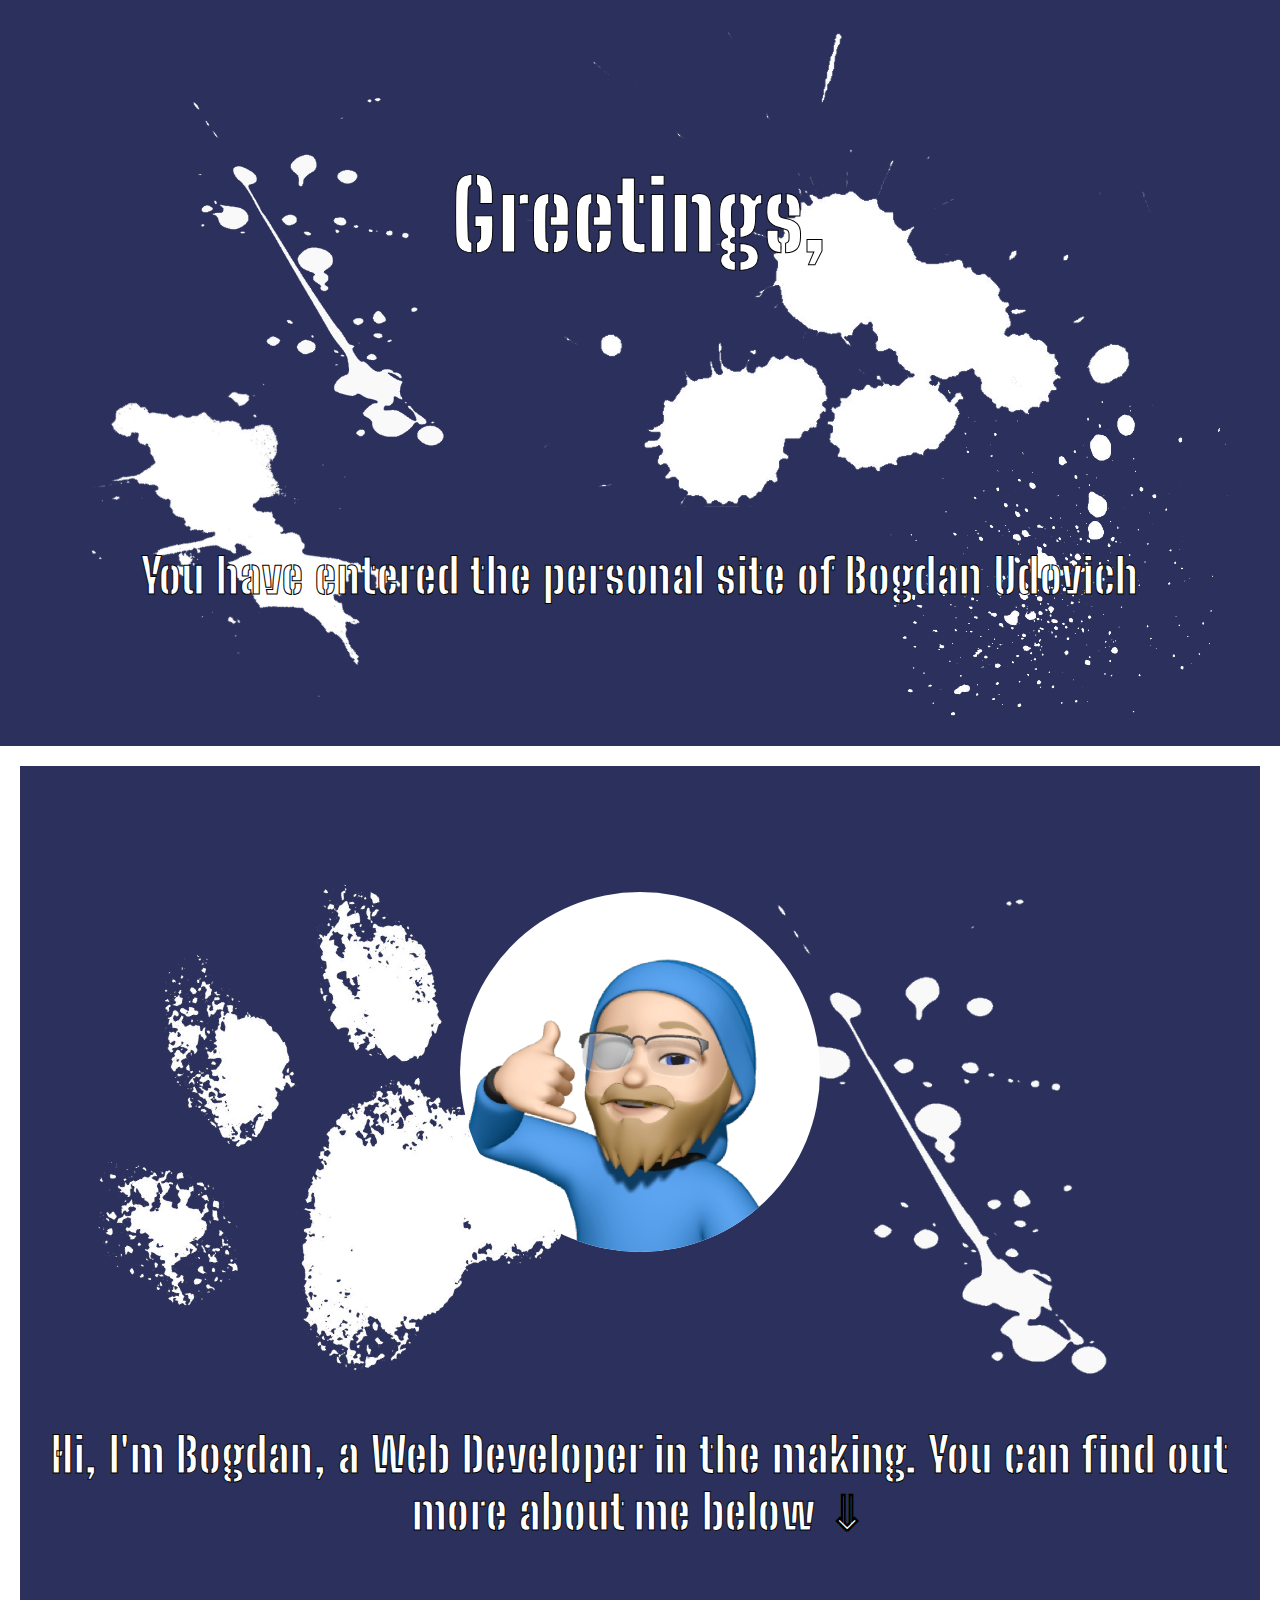
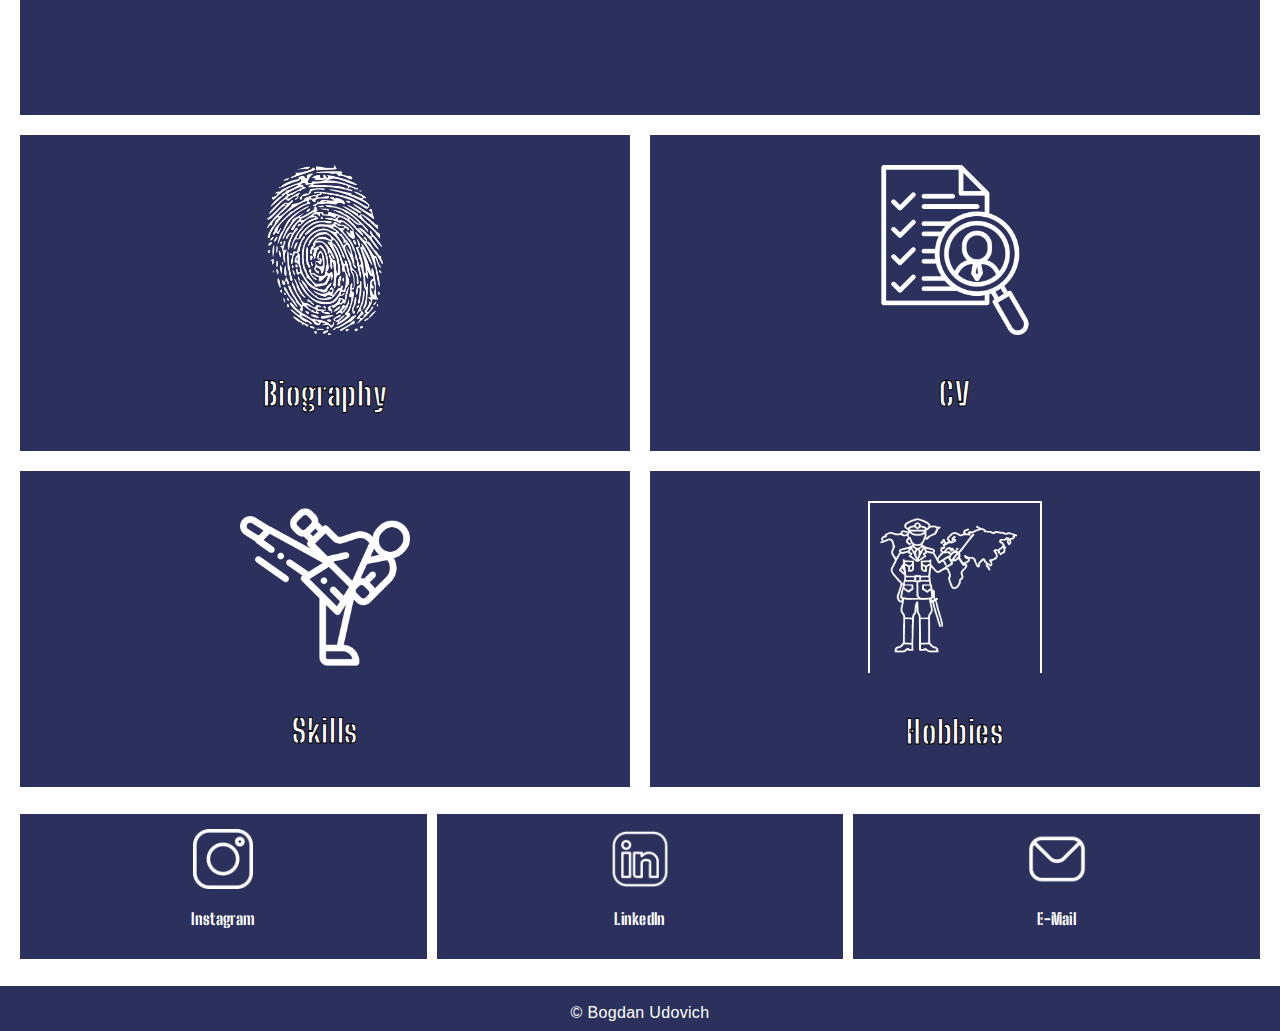
<file: index.html>
<!DOCTYPE html>
<html lang="en">

<head>
    <meta charset="UTF-8">
    <meta name="viewport" content="width=device-width, initial-scale=1">
    <title>Bogdan's Personal Site</title>
    <link rel="stylesheet" href="./style.css" />
    <link rel="preconnect" href="https://fonts.googleapis.com">
    <link rel="preconnect" href="https://fonts.googleapis.com">
    <link rel="preconnect" href="https://fonts.gstatic.com" crossorigin>
    <link href="https://fonts.googleapis.com/css2?family=Big+Shoulders+Stencil+Display:wght@100..900&display=swap" rel="stylesheet">
</head>

<body>
    <div class="hero">
        <img src="./images/ink stain 4.png" alt="Ink stain" id="ink1" class="ink-pic">
        <img src="./images/ink stain 3.png" alt="Ink stain" id="ink2" class="ink-pic">
        <img src="./images/ink stain 1.png" alt="Ink stain" id="ink3" class="ink-pic">
        <img src="./images/ink stain 2.png" alt="Ink stain" id="ink4" class="ink-pic">

        <div class="title-text">
            <h1>Greetings,</h1>
        </div>
        <div class="subtitle-text">
            <p>You have entered the personal site of Bogdan Udovich</p>
        </div>
    </div>

    <div class="grid-container">

        <div class="profile">
            <img src="./images/ink stain paw.png" alt="Ink stain in the shape of a paw" id="ink5" class="ink-pic">
            <img src="./images/ink stain 4.png" alt="Ink stain" id="ink6" class="ink-pic">

            <img src="./images/me.jpeg" alt="It's me, Bogdan" class="profile-photo">
            <p class="profile-text link">Hi, I'm Bogdan, a Web Developer in the making. You can find out more about me below &#8659</p>
        </div>
        
        <div class="biography">
            <a href="./bio.html">
                <div id="bio">
                    <img src="./images/fingerprint.png" alt="Biography" class="bio-photo">
                    <p class="bio-text link">Biography</p>
                </div>
            </a>
        </div>

        <div class="cv">
            <a href="./cv.html">
                <div id="cv">
                    <img src="./images/cv.png" alt="CV" class="cv-photo">
                    <p class="cv-text link">CV</p>
                </div>
            </a>
        </div>

        <div class="skills">
            <a href="./skills.html">
                <div id="skills">
                    <img src="./images/karate.png" alt="Karate kid" class="skills-photo">
                    <p class="skills-text link">Skills</p>
                </div>
            </a>
        </div>
        <div class="hobbies">
            <a href="./hobbies.html">
                <div id="hobbies">
                    <img src="./images/war general.png" alt="War general" class="hobbies-photo">
                    <p class="hobbies-text link">Hobbies</p>
                </div>
            </a>
        </div>
        <div class="links">
            <div class="instagram icon-container">
                <a href="https://www.instagram.com/bogdanudovic/" target="_blank">
                    <img class="insta icon" src="./images/instagram.png" alt="Instagram">
                    <p class="link-text">Instagram</p>
                </a>
            </div>
            <div class="linkedin icon-container">
                <a href="https://www.linkedin.com/in/bogdan-udovic/" target="_blank">
                    <img class="ln icon" src="./images/linkedin.png" alt="LinkedIn">
                    <p class="link-text">LinkedIn</p>
                </a>
            </div>
            <div class="email icon-container">
                <a href="mailto:udovich.work@gmail.com">
                    <img class="email icon" src="./images/email.png" alt="E-Mail">
                    <p class="link-text">E-Mail</p>
                </a>
            </div>
        </div>
    </div>

    <footer>
        <p class="copyright">© Bogdan Udovich</p>
    </footer>
</body>

</html>
</file>
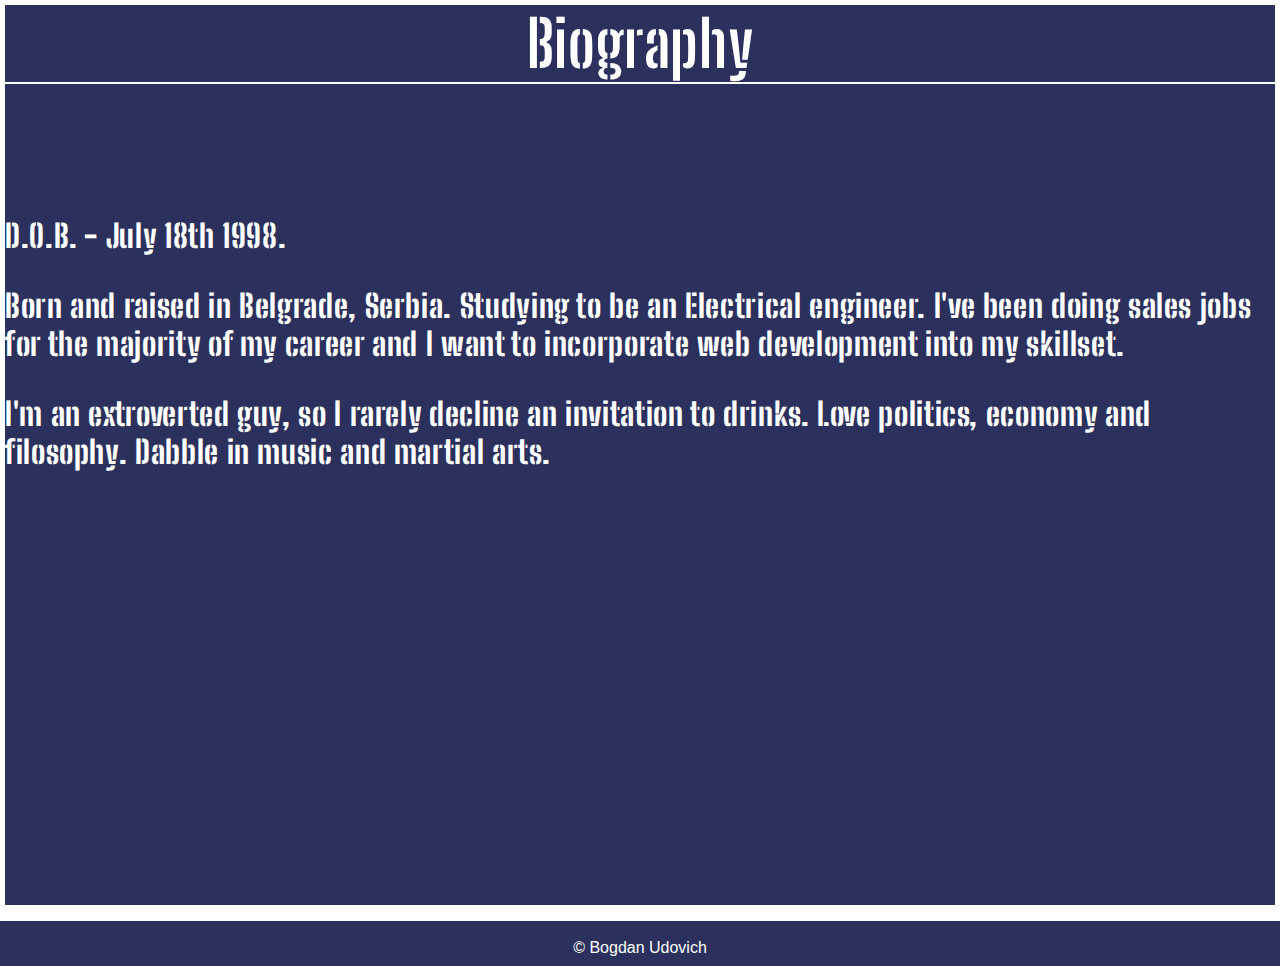
<file: bio.html>
<!DOCTYPE html>
<html lang="en">

    <head>
        <meta charset="UTF-8">
        <meta name="viewport" content="width=device-width, initial-scale=1">
        <title>Biography</title>
        <link href="bio.css" rel="stylesheet"> 
        <link rel="preconnect" href="https://fonts.googleapis.com">
        <link rel="preconnect" href="https://fonts.googleapis.com">
        <link rel="preconnect" href="https://fonts.gstatic.com" crossorigin>
        <link href="https://fonts.googleapis.com/css2?family=Big+Shoulders+Stencil+Display:wght@100..900&display=swap" rel="stylesheet">
    
    </head>

    <body>
        <div class="sheet">
            <h1>Biography</h1>
            <p class="intro">D.O.B. - July 18th 1998.</p>

            <p>Born and raised in Belgrade, Serbia. Studying to be an Electrical engineer. 
                I've been doing sales jobs for the majority of my career and I want to incorporate web development into my skillset. 
            </p>
            <p>
                I'm an extroverted guy, so I rarely decline an invitation to drinks. Love politics, economy and filosophy.
                Dabble in music and martial arts.
            </p>
        </div>

        <footer>
            <p class="copyright">© Bogdan Udovich</p>
        </footer>
        
    </body>

</html>
</file>
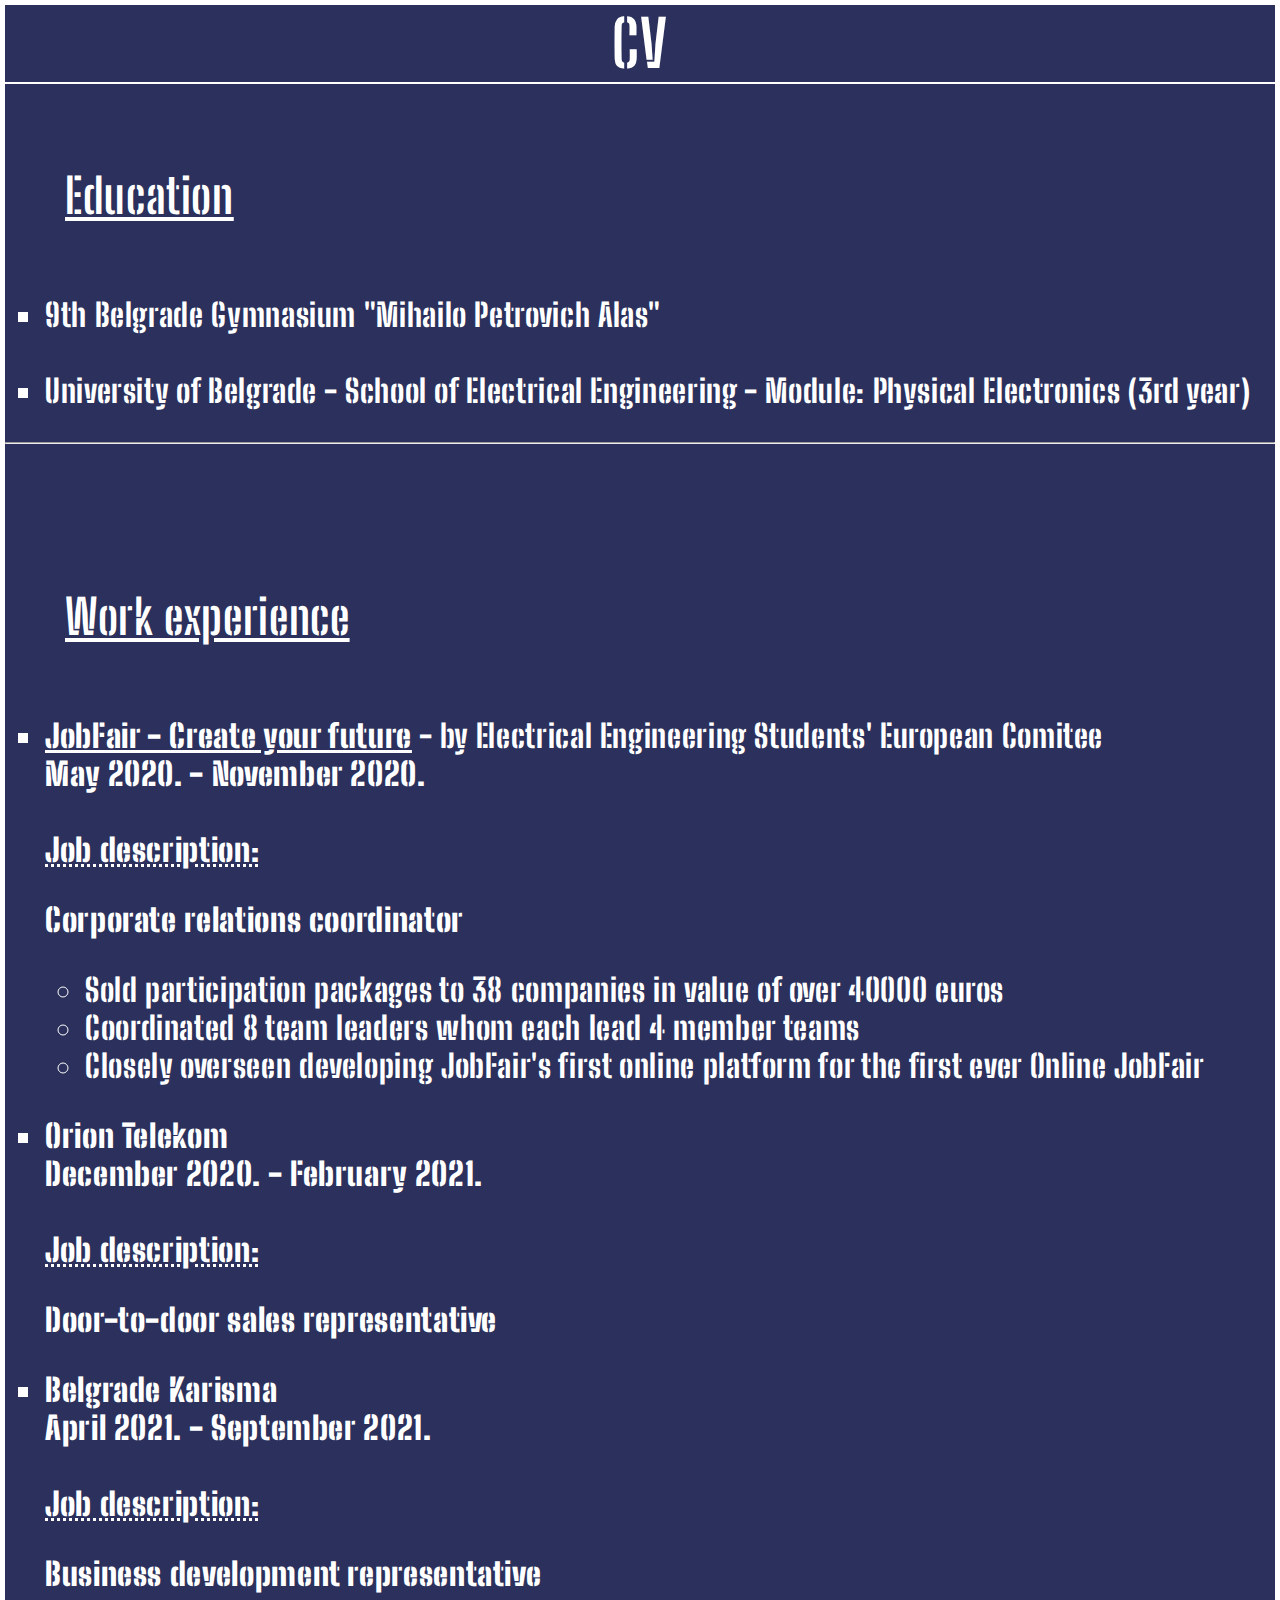
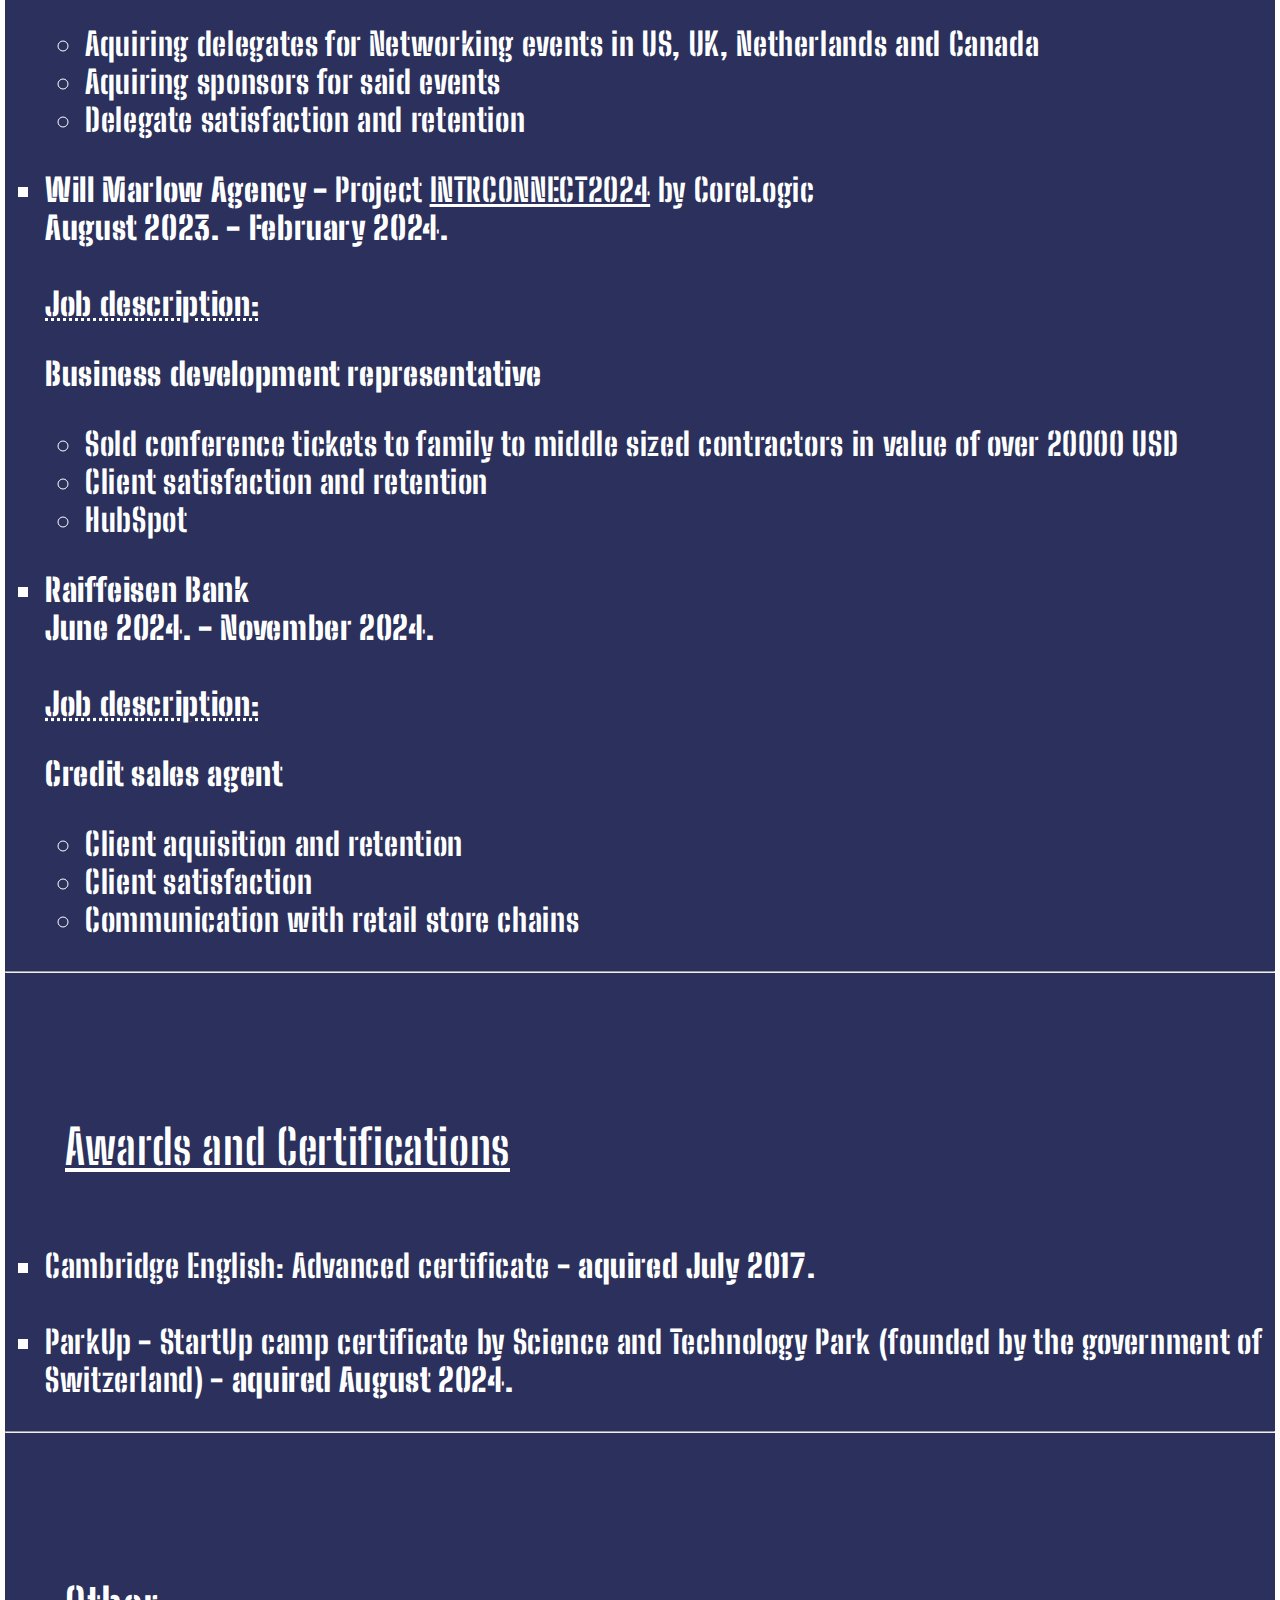
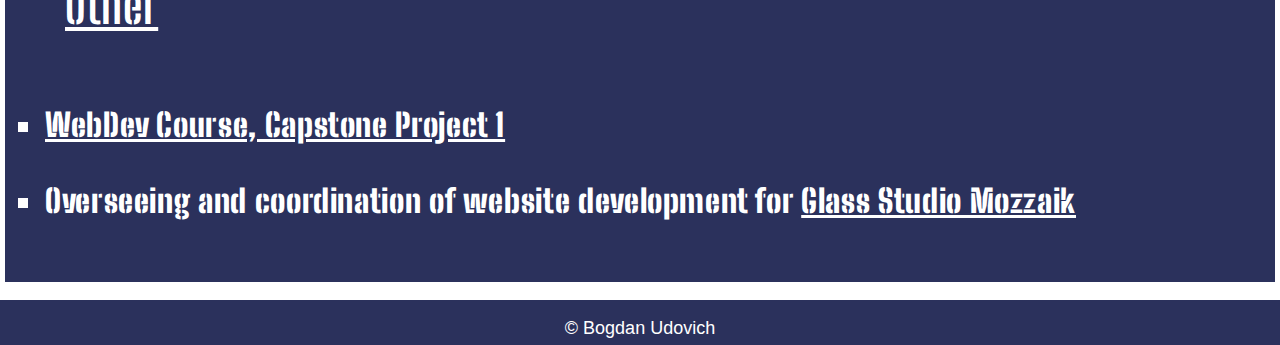
<file: cv.html>
<!DOCTYPE html>
<html lang="en">

<head>
    <meta lang="UTF-8">
    <!-- <meta name="viewport" content="width=device-width, initial-scale=1"> -->
    <title>CV</title>
    <link rel="stylesheet" href="cv.css">
    <link rel="preconnect" href="https://fonts.googleapis.com">
    <link rel="preconnect" href="https://fonts.googleapis.com">
    <link rel="preconnect" href="https://fonts.gstatic.com" crossorigin>
    <link href="https://fonts.googleapis.com/css2?family=Big+Shoulders+Stencil+Display:wght@100..900&display=swap" rel="stylesheet">
    
</head>

<body>
    <div class="sheet">
        <h1>CV</h1>

        <h2 id="edu-h2">Education</h2>
        <ul type="square">
            <li>9th Belgrade Gymnasium "Mihailo Petrovich Alas"</li>
            <br />
            <li>University of Belgrade - School of Electrical Engineering - Module: Physical Electronics (3rd year)</li>

        </ul>
        <hr />

        <h2>Work experience</h2>
        <ul type="square">
            <li><a href="https://jobfair.rs/"  target="_blank"><b>JobFair - Create your future</b></a> - by Electrical Engineering Students' European Comitee
                <br />
                <b>May 2020. - November 2020.</b>
                <br /><br />
                <b class="job-description"> Job description:</b>
            <p><b>Corporate relations coordinator </b>
                <ul type="circle">
                    <li>   
                        Sold participation packages to 38 companies in value of over 40000 euros
                    </li>
                    <li>                
                        Coordinated 8 team leaders whom each lead 4 member teams
                    </li>
                    <li>                
                        Closely overseen developing JobFair's first online platform for the first ever Online JobFair
                    </li>

                </ul>
            </p>
            </li>
            <li><b>Orion Telekom</b> <br />
                <b>December 2020. - February 2021.</b>                
                <br /><br />
                <b class="job-description">Job description:</b>
                <p><b>Door-to-door sales representative</b></p>
            
            </li>
            <li><b>Belgrade Karisma</b> <br />
                <b>April 2021. - September 2021.</b>
                <br /><br />
                <b class="job-description"> Job description:</b>
                <p>
                    <b>Business development representative</b>
                    <ul type="circle">
                        <li>                    
                            Aquiring delegates for Networking events in US, UK, Netherlands and Canada
                        </li>
                        <li>                    
                            Aquiring sponsors for said events
                        </li>
                        <li>                    
                            Delegate satisfaction and retention
                        </li>

                    </ul>

                </p>
        
            </li>
            <li><b>Will Marlow Agency - </b>
                Project <a href="https://intrconnect.corelogic.com/" target="_blank">INTRCONNECT2024</a> by CoreLogic <br />
                <b>August 2023. - February 2024.</b>                
                <br /><br />
                <b class="job-description"> Job description:</b>
                <p>
                    <b>Business development representative</b> 
                    <ul type="circle">
                        <li>                    
                            Sold conference tickets to family to middle sized contractors in value of over 20000 USD
                        </li>
                        <li>                    
                            Client satisfaction and retention
                        </li>
                        <li>                    
                            HubSpot
                        </li>

                    </ul>                  

                </p>
            </li>
            <li><b>Raiffeisen Bank</b><br />
                <b>June 2024. - November 2024.</b>
                <br /><br />
                <b class="job-description"> Job description:</b>
                <p>
                    <b>Credit sales agent</b>
                    <ul type="circle">
                        <li>
                            Client aquisition and retention
                        </li>
                        <li>
                            Client satisfaction
                        </li>
                        <li>
                            Communication with retail store chains
                        </li>
                    </ul>
                </p>
                
            </li>
        </ul>
        <hr />

        <h2>Awards and Certifications</h2>
        <ul type="square">
            <li>Cambridge English: Advanced certificate - <b>aquired July 2017.</b></li>
            <br />
            <li>ParkUp - StartUp camp certificate by Science and Technology Park (founded by the government of Switzerland) - <b>aquired August 2024.</b></li>
        </ul>
        <hr />
        <h2>Other</h2>
                <ul type="square">
                    <li>
                        <b>
                        <a href="https://udobog.github.io/html-resume/">
                            WebDev Course, Capstone Project 1
                        </a>
                        </b>
                    </li>
                    <br />
                    <li>
                        <b>
                        Overseeing and coordination of website development for
                        <a href="https://ateljevitraz.com/">
                             Glass Studio Mozzaik
                        </a>
                        </b>
                    </li>
                </ul>
        
    </div>

    <footer>
        <p class="copyright">© Bogdan Udovich</p>
    </footer>
</body>
</html>
</file>
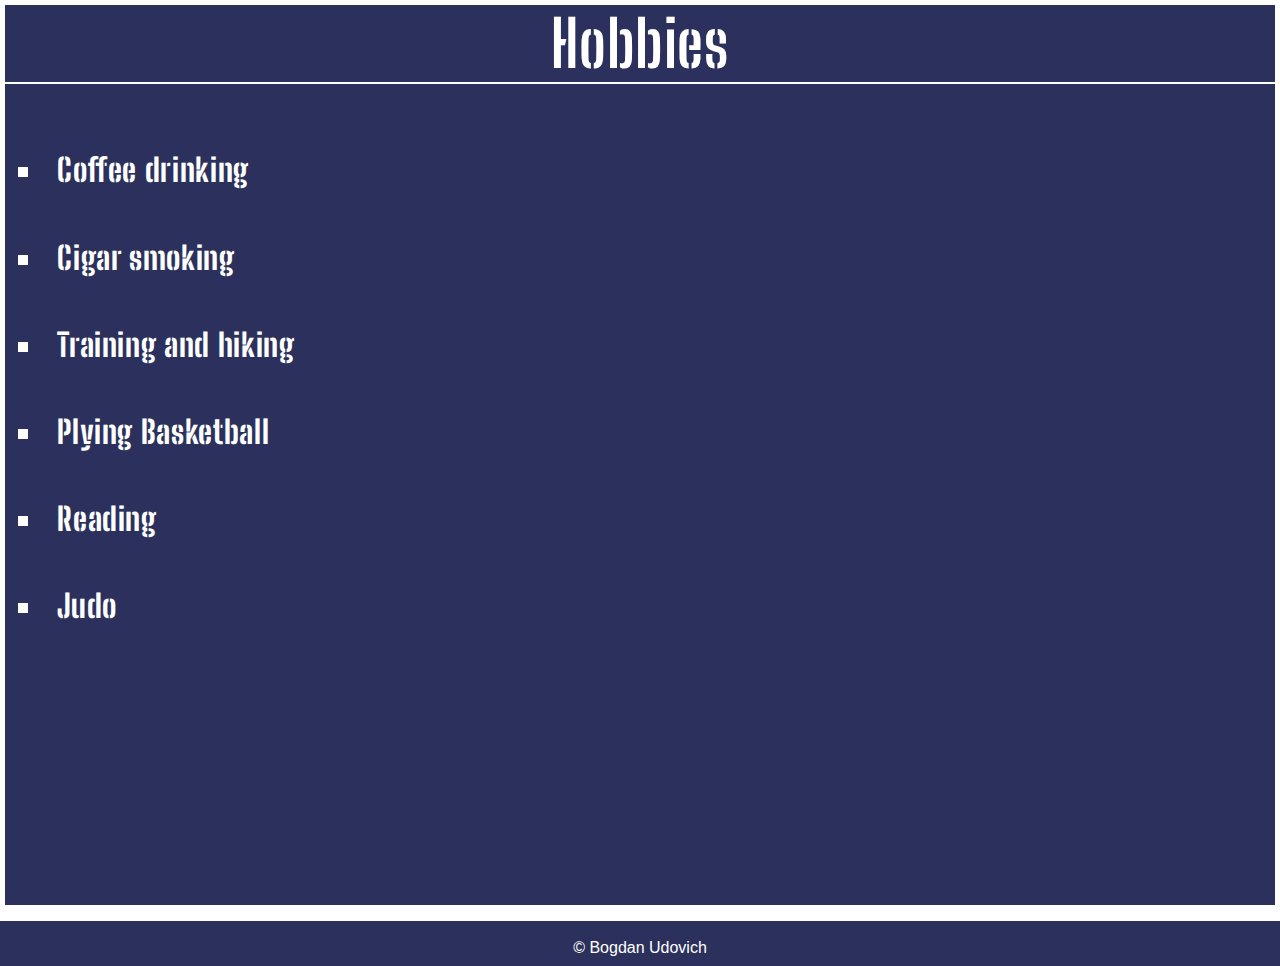
<file: hobbies.html>
<!DOCTYPE html>
<html lang="en">

<head>
    <meta charset="UTF-8">
    <meta name="viewport" content="width=device-width, initial-scale=1">
    <title>Hobbies</title>
    <link rel="stylesheet" href="./hobbies.css">
    <link rel="preconnect" href="https://fonts.googleapis.com">
    <link rel="preconnect" href="https://fonts.googleapis.com">
    <link rel="preconnect" href="https://fonts.gstatic.com" crossorigin>
    <link href="https://fonts.googleapis.com/css2?family=Big+Shoulders+Stencil+Display:wght@100..900&display=swap" rel="stylesheet">
</head>

<body>
    <div class="sheet">
        <h1>Hobbies</h1>
        
        <p>
            <ul type="square">
                <li class="element">Coffee drinking</li>
                <li class="element">Cigar smoking</li>
                <li class="element">Training and hiking</li>
                <li class="element">Plying Basketball</li>
                <li class="element">Reading</li>
                <li class="element">Judo</li>
            </ul>
        </p>
    </div>

    <footer>
        <p class="copyright">© Bogdan Udovich</p>
    </footer>
</body>
</html>
</file>
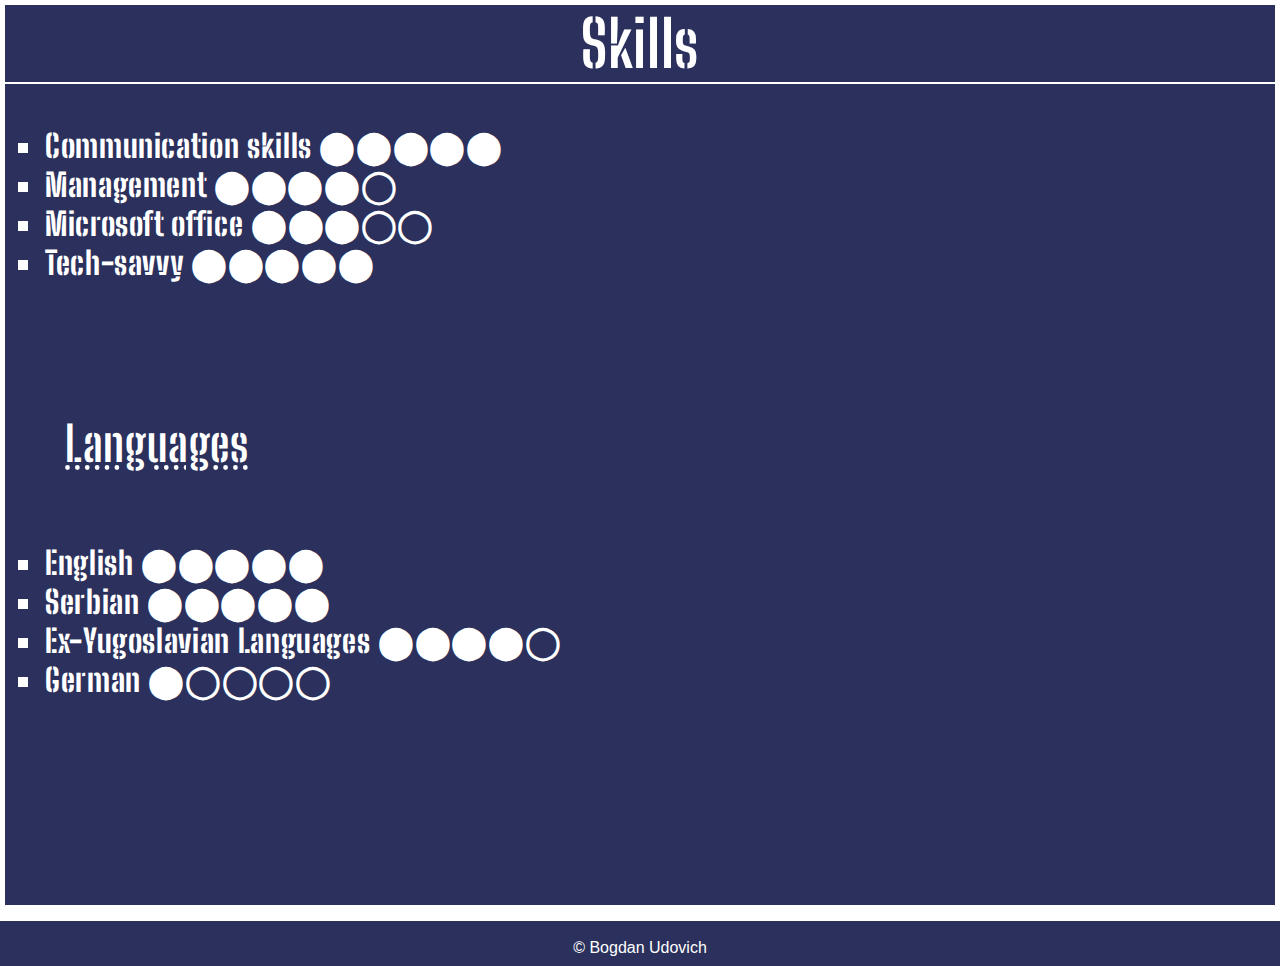
<file: skills.html>
<!DOCTYPE html>
<html lang="en">

<head>
    <meta charset="UTF-8">
    <meta name="viewport" content="width=device-width, initial-scale=1">
    <title>Skills</title>
    <link rel="stylesheet" href="./skills.css">
    <link rel="preconnect" href="https://fonts.googleapis.com">
    <link rel="preconnect" href="https://fonts.googleapis.com">
    <link rel="preconnect" href="https://fonts.gstatic.com" crossorigin>
    <link href="https://fonts.googleapis.com/css2?family=Big+Shoulders+Stencil+Display:wght@100..900&display=swap" rel="stylesheet">
</head>

<body>
    <div class="sheet">
        <h1>Skills</h1>
        <ul type="square">
            <li>Communication skills ⬤⬤⬤⬤⬤</li>
            <li>Management ⬤⬤⬤⬤◯</li>
            <li>Microsoft office ⬤⬤⬤◯◯</li>
            <li>Tech-savvy ⬤⬤⬤⬤⬤</li>
        </ul>

        <h2 class="lang">Languages</h2>
        <ul type="square">
            <li>English ⬤⬤⬤⬤⬤</li>
            <li>Serbian ⬤⬤⬤⬤⬤</li>
            <li>Ex-Yugoslavian Languages ⬤⬤⬤⬤◯</li>
            <li class="last-li">German ⬤◯◯◯◯</li>
        </ul>
    </div>

    <footer>
        <p class="copyright">© Bogdan Udovich</p>
    </footer>
</body>

</html>
</file>
<file: style.css>
body, html {
    margin: 0;
    position: relative;
}

.hero {
    min-height: 80vh;
    width: auto;
    background-color: #2b315c;
    position: relative;
    padding: 1%;
    display: flex;
    flex-direction: column;
    justify-content: space-around;
    align-items: center;
    overflow: hidden;
}

h1, p {
    color: white;
    font-family: "Big Shoulders Stencil Display", serif;
    font-weight: 800;
    letter-spacing: 0.02em;
    z-index: 1;
    -webkit-text-stroke: 1px black;
}

.title-text {
    font-size: 3rem;
    z-index: 1;
}

.subtitle-text {
    font-size: 3rem;
    text-align: center;
    z-index: 1;
}

a {
    text-decoration: none;
}

.grid-container {
    display: grid;
    grid-template-rows: 3fr 1fr 1fr 0.5fr;
    grid-template-columns: 1fr 1fr;
    gap: 20px;
    min-height: 200vh;
    height: auto;
    width: auto;
    margin: 20px;
    position: relative;

}

.profile {
    grid-column: span 2;
    background-color: #2b315c;
    display: flex;
    flex-direction: column;
    justify-content: space-evenly;
    align-items: center;
    position: relative;
    overflow: hidden;
}

.profile-photo {
    height: 40vh;
    border-radius: 50%;
    background-color: white;
    z-index: 1;
}

.profile-text {
    font-size: 3rem;
    text-align: center;
}

.biography {    
    display: flex;
    flex-direction: column;
    justify-content: center;
    align-items: center;
    background-color: #2b315c;
    font-size: 2rem;
    text-align: center;
    overflow: hidden;
}


.bio-photo {
    max-height: 170px;
    height: auto;
    background-color: #2b315c;
    margin-top: 25px;
}

.cv {
    background-color: #2b315c;
    display: flex;
    flex-direction: column;
    justify-content: center;
    align-items: center;
    font-size: 2rem;
    text-align: center;
}

.cv-photo {
    max-height: 170px;
    height: auto;
    background-color: #2b315c;
    margin-top: 25px;
}

.skills {
    background-color: #2b315c;
    display: flex;
    flex-direction: column;
    justify-content: center;
    align-items: center;
    font-size: 2rem;
    text-align: center;
}

.skills-photo {
    max-height: 170px;
    height: auto;
    background-color: #2b315c;
    margin-top: 25px;
}

.hobbies {
    background-color: #2b315c;
    display: flex;
    flex-direction: column;
    justify-content: center;
    align-items: center;
    font-size: 2rem;
    text-align: center;
}

.hobbies-photo {
    max-height: 170px;
    height: auto;
    background-color: #2b315c;
    margin-top: 25px;
    border: solid white 2px;
    border-bottom: 0;
}

.links {
    grid-column: span 2;
    background-color: white;
    display: flex;
    align-items: center;
    justify-content: space-around;
    gap: 10px;
}

.link-text {
    -webkit-text-stroke: 0;
}

.icon {
    max-width: 60px;
    height: auto;
}

.icon-container {
    background-color: #2b315c;
    text-align: center;
    padding: 15px;
    width: 33vw;
}

.ink-pic {  
    height: auto;
    position: absolute;
    z-index: 0;
}

#ink1 {
    height: 55vh;
    top: 0;
    left: 10vw;
    width: 30vw;
}

#ink2 {
    height: 60vh;
    width: auto;
    right: 10vw;
    top: 0;
}

#ink3 {
    height: 60vh;
    width: auto;
    right: 3vw;
    top: 30vh;
}

#ink4 {
    height: 27vh;
    width: auto;
    left: 3vw;
    top: 45vh;
    transform: rotate(45deg);
}

#ink5 {
    max-height: 75%;
    height: 65vh;
    width: auto;
    max-width: 75%;
    left: 4vw;
    top: 10vh;
    transform: rotate(330deg);
}

#ink6 {
    height: 75vh;
    width: auto;
    right: 5vw;
    top: 0vh;
}

footer {
    background-color: #2b315c;
    height: 5vh;
    text-align: center;
    position: relative;
    bottom: 0;
}

.copyright {
    font-family: sans-serif;
    font-weight: lighter;
    position: relative;
    top: 2vh;
    -webkit-text-stroke: 0;
}

@media (max-width: 700px) {

    body {
        height: auto;
    }

    .hero {
    width: 100vw;
    overflow: hidden;
    }

    .title-text {
        font-size: 2rem;
    }

    .subtitle-text .profile-text {
        font-size: 8px;
    }

    .grid-container {
        gap: 0.5rem;
        margin-left: 0.1rem;
        margin-right: 0.1rem;
        max-width: 100%;
        overflow: hidden;
    }

    footer {
        position: relative;
        bottom: 0;
        margin: 0;
    }
}
</file>
<file: bio.css>
html, body {
    margin: 0;
    padding: 0;
}

.sheet {
    background-color: #2b315c;
    min-height: 100vh;
    height: auto;
    color: white;
    font-family: "Big Shoulders Stencil Display", serif;
    font-weight: 800;
    letter-spacing: 0.02em;
    font-size: xx-large;
    margin: 5px;
}

h1 {
    text-align: center;
    border-bottom: solid white 2px;
    margin-top: 0;
}

.intro {
    padding-top: 10vh;
}

footer {
    background-color: #2b315c;
    height: 5vh;
    text-align: center;
    color: white;
}

.copyright {
    font-family: sans-serif;
    font-weight: lighter;
    position: relative;
    top: 2vh;
}

@media (max-width: 700px) {
    body {
        font-size: large; /* Reduce font size for smaller screens */
        line-height: 1.6; /* Increase line spacing for readability */
    }

    .sheet {
        height: auto;
    }

    .footer {
        height: 50px;
        margin: 0;
    }

    .copyright {
        font-size: medium;
        top: 1vh;
        padding: 0;
    }
}
</file>
<file: cv.css>
html, body {
    padding: 0;
    margin: 0;
}

.sheet {
    background-color: #2b315c;
    height: auto;
    width: auto;
    color: white;
    font-family: "Big Shoulders Stencil Display", serif;
    font-weight: 800;
    letter-spacing: 0.02em;
    font-size: xx-large;
    margin: 5px;
    margin-bottom: 0;
    padding-bottom: 30px;
}

h1 {
    text-align: center;
    border-bottom: solid white 2px;
    margin-top: 0;
}

h2 {
    position: relative;
    display: inline-block;
    left: 60px;
    text-decoration: underline;
    padding-top: 7%;
}

.job-description {
    text-decoration: underline dotted white;
}

#edu-h2 {
    padding: 0;
}

a {
    color: white;
}

footer {
    background-color: #2b315c;
    height: 5vh;
    text-align: center;
    color: white;
    margin: 0; 
    width: 100%;
    position: relative; /* Keeps it in the document flow */
    left: 0;
}

.copyright {
    font-family: sans-serif;
    font-size: 2vh;
    font-weight: lighter;
    position: relative;
    top: 2vh;
}

@media (max-width: 700px) {

    footer {
        position: relative;
        bottom: 0;
        margin: 0;
    }

    .copyright {
        font-family: sans-serif;
        font-weight: lighter;
        font-size: medium;
        position: relative;
        top: 2vh;
    }
}
</file>
<file: hobbies.css>
html, body {
    margin: 0;
    padding: 0;
}

.sheet {
    background-color: #2b315c;
    min-height: 100vh;
    height: auto;
    color: white;
    font-family: "Big Shoulders Stencil Display", serif;
    font-weight: 800;
    letter-spacing: 0.02em;
    font-size: xx-large;
    margin: 5px;
}

h1 {
    text-align: center;
    border-bottom: solid white 2px;
    margin-top: 0;
}

.element {
    font-size: bigger;
    padding: 2% 0;
    padding-left: 1%;
}

footer {
    background-color: #2b315c;
    height: 5vh;
    text-align: center;
    color: white;
}

.copyright {
    font-family: sans-serif;
    font-weight: lighter;
    position: relative;
    top: 2vh;
}

@media (max-width: 700px) {

    .sheet {
        font-size: x-large; 
        line-height: 1.6;
        height: auto;
        min-height: 100vh;
    }

    .footer {
        height: 50px;
        margin: 0;
    }

    .copyright {
        font-size: smaller;
        top: 1vh;
        padding: 0;
    }
}
</file>
<file: skills.css>
html, body {
    margin: 0;
    padding: 0;
}

.sheet {
    background-color: #2b315c;
    min-height: 100vh;
    height: auto;
    color: white;
    font-family: "Big Shoulders Stencil Display", serif;
    font-weight: 800;
    letter-spacing: 0.02em;
    font-size: xx-large;
    margin: 5px;
}

h1 {
    text-align: center;
    border-bottom: solid white 2px;
    margin-top: 0;
}

footer {
    background-color: #2b315c;
    height: 5vh;
    text-align: center;
    color: white;
    position: relative;
}

.copyright {
    font-family: sans-serif;
    font-weight: lighter;
    position: relative;
    top: 2vh;
}

.lang {
    padding-left: 60px;
    padding-top: 60px;
    display: inline-block;
    text-decoration: underline dotted white;
}

.last-li {
    padding-bottom: 5%;
}

@media (max-width: 700px) {

    .sheet {
        font-size: large; /* Reduce font size for smaller screens */
        line-height: 1.6;
        height: auto;
        min-height: 100vh;
    }

    .footer {
        height: 50px;
        margin: 0;
    }

    .copyright {
        font-size: smaller;
        top: 1vh;
        padding: 0;
    }
}
</file>
